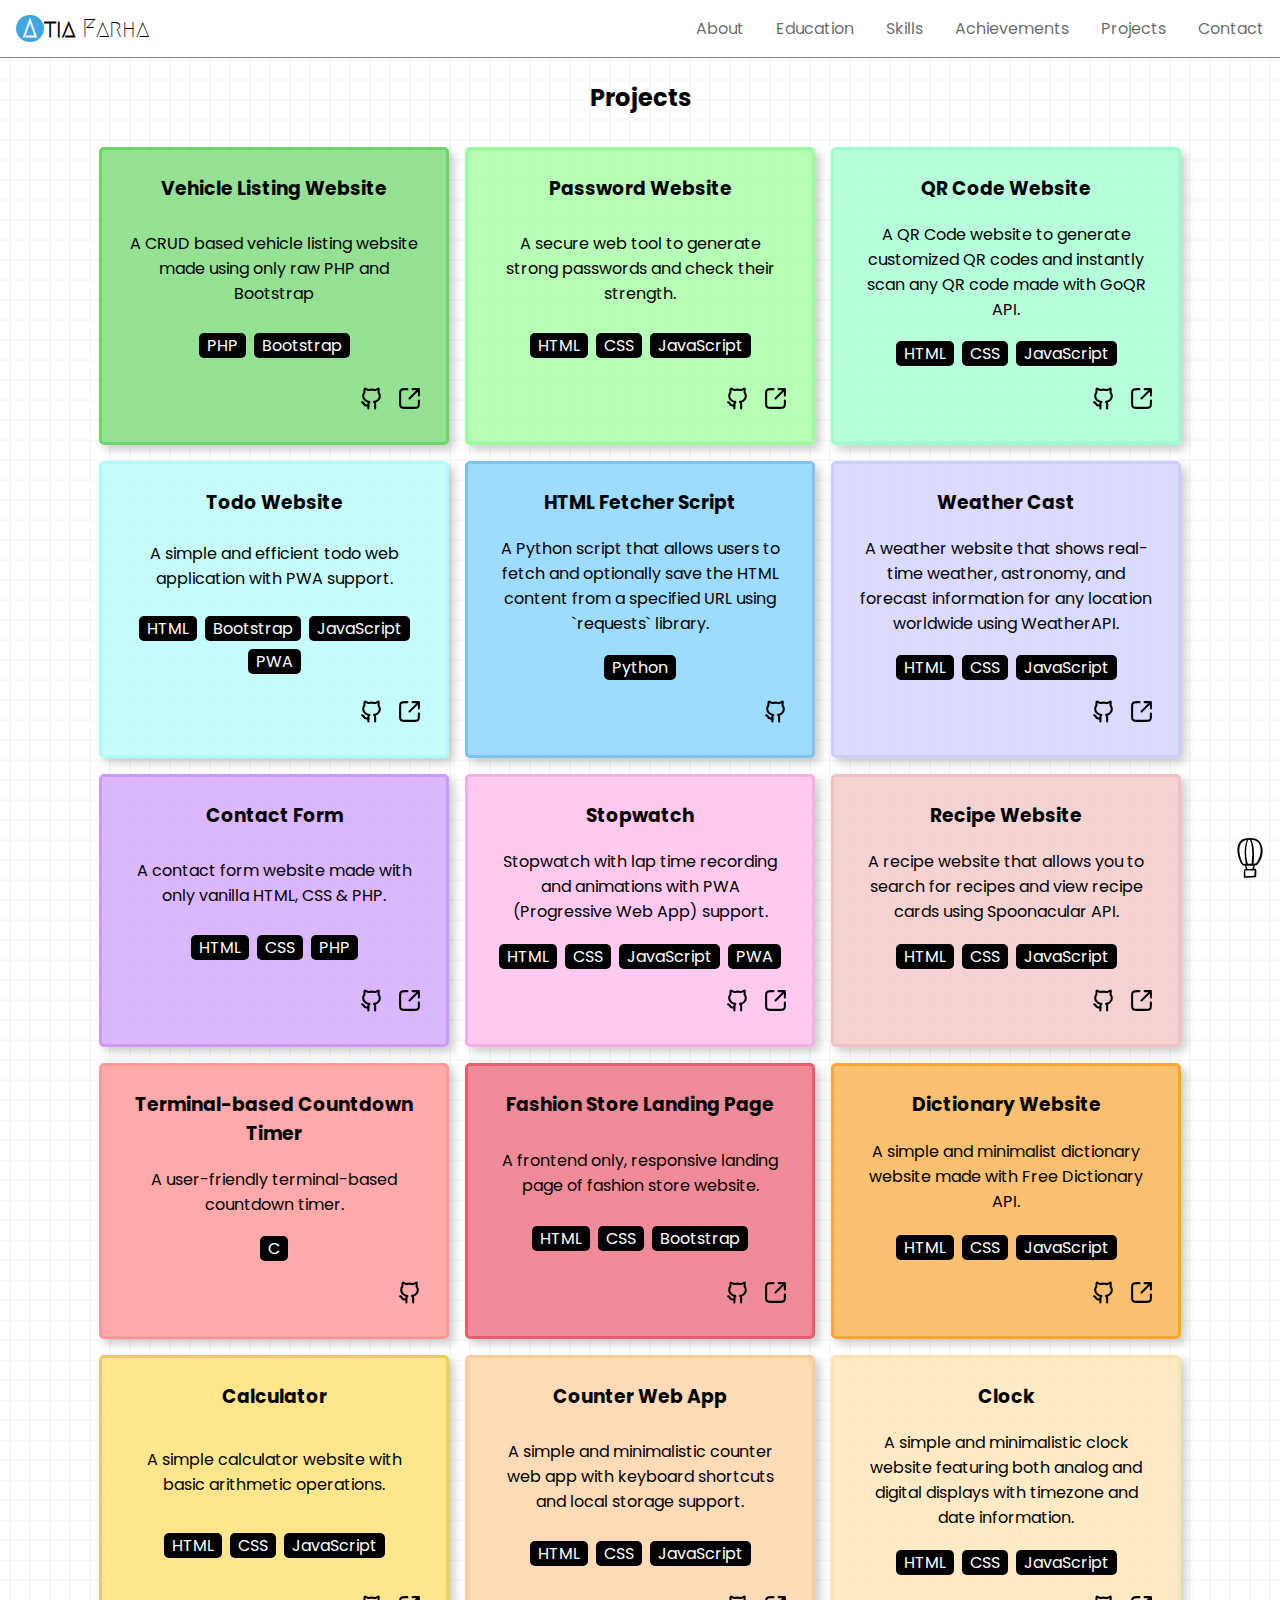
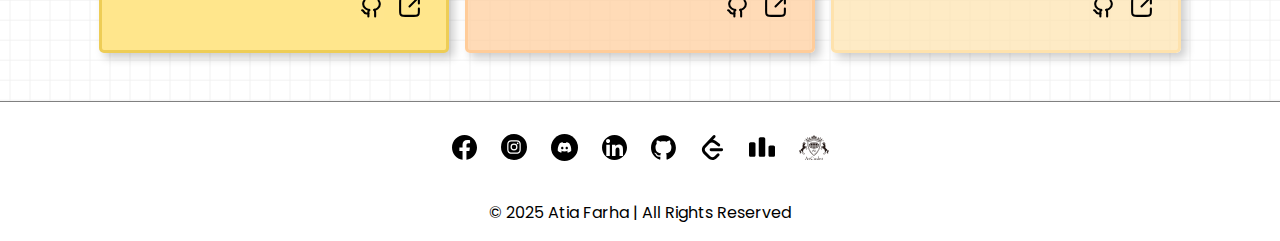
<file: projects.html>
<!DOCTYPE html>
<html lang="en" dir="ltr">

<head>
    <meta charset="utf-8">
    <meta http-equiv="X-UA-Compatible" content="IE=edge">
    <meta name="viewport" content="width=device-width, initial-scale=1.0">

    <title>Projects - Atia Farha's Portfolio</title>
    <meta name="description" content="I'm Atia Farha, an undergraduate CSE student and aspiring Software Engineer passionate about web development. Explore my skills, achievements, projects, and coding journey.">
    <meta name="author" content="Atia Farha">

    <meta property="og:title" content="Projects - Atia Farha's Portfolio">
    <meta property="og:site_name" content="Atia Farha's Portfolio">
    <meta property="og:description" content="I'm Atia Farha, an undergraduate CSE student and aspiring Software Engineer passionate about web development. Explore my skills, achievements, projects, and coding journey.">
    <meta property="og:image" content="/assets/preview.png">
    <meta property="og:image:alt" content="Preview Image of Atia Farha's Portfolio">
    <meta property="og:url" content="https://atia-farha.netlify.app/">
    <meta property="og:type" content="website">

    <meta name="twitter:card" content="summary_large_image">
    <meta name="twitter:title" content="Projects - Atia Farha's Portfolio">
    <meta name="twitter:description" content="I'm Atia Farha, an undergraduate CSE student and aspiring Software Engineer passionate about web development. Explore my skills, achievements, projects, and coding journey.">
    <meta name="twitter:image" content="/assets/preview.png">

    <link rel="icon" type="image/png" href="/assets/favicons/favicon-96x96.png" sizes="96x96">
    <link rel="icon" type="image/svg+xml" href="/assets/favicons/favicon.svg">
    <link rel="shortcut icon" type="image/x-icon" href="/assets/favicons/favicon.ico">
    <link rel="apple-touch-icon" sizes="180x180" href="/assets/favicons/apple-touch-icon.png">
    <meta name="apple-mobile-web-app-title" content="Projects - Atia Farha's Portfolio">
    <meta name="apple-mobile-web-app-capable" content="yes">
    <meta name="apple-mobile-web-app-status-bar-style" content="default">
    <meta name="theme-color" content="#ffffff">

    <link rel="canonical" href="https://atia-farha.netlify.app/">
    <meta name="robots" content="index, follow">
    <meta name="googlebot" content="index, follow, max-snippet:-1, max-image-preview:large, max-video-preview:-1">
    <meta name="bingbot" content="index, follow">

    <link rel="stylesheet" href="/src/css/projects.css">
    <script src="/src/js/script.js" defer></script>
</head>

<body>
    <a class="gotop" href="#top">
        <img src="/assets/gotop.svg" width="40" alt="Go to top">
    </a>

    <header>
        <div class="nav-main">
            <a href="./index.html" class="brand">
                <span class="logo">A</span><span class="part1">tia <span class="part2">Farha</span>
            </a>

            <div class="hamburger" onclick="toggleMenu()">
                <span></span>
                <span></span>
                <span></span>
            </div>
        </div>

        <div class="nav-links">
            <a href="index.html#about">About</a>
            <a href="index.html#education">Education</a>
            <a href="index.html#skills">Skills</a>
            <a href="index.html#achievements">Achievements</a>
            <a href="index.html#projects">Projects</a>
            <a href="index.html#contact">Contact</a>
        </div>
    </header>

    <main class="projects">
        <h2>Projects</h2>

        <div class="project-container">
            <div class="project">
                <h3>Vehicle Listing Website</h3>

                <p>
                    A CRUD based vehicle listing website made using only raw PHP and Bootstrap
                </p>

                <div class="lang">
                    <p>PHP</p>
                    <p>Bootstrap</p>
                </div>

                <div class="link">
                    <a href="https://github.com/Atia-Farha/Vehicle-Listing-Website/" target="_blank">
                        <img src="/assets/github.svg" width="25">
                    </a>

                    <a href="https://vehicle-listing-web.page.gd/" target="_blank">
                        <img src="/assets/link-external.svg" width="25">
                    </a>
                </div>
            </div>

            <div class="project">
                <h3>Password Website</h3>

                <p>
                    A secure web tool to generate strong passwords and check their strength.
                </p>

                <div class="lang">
                    <p>HTML</p>
                    <p>CSS</p>
                    <p>JavaScript</p>
                </div>

                <div class="link">
                    <a href="https://github.com/Atia-Farha/password-website/" target="_blank">
                        <img src="/assets/github.svg" width="25">
                    </a>

                    <a href="https://atia-farha.github.io/password-website/" target="_blank">
                        <img src="/assets/link-external.svg" width="25">
                    </a>
                </div>
            </div>

            <div class="project">
                <h3>QR Code Website</h3>

                <p>
                    A QR Code website to generate customized QR codes and instantly scan any QR code made with GoQR API.
                </p>

                <div class="lang">
                    <p>HTML</p>
                    <p>CSS</p>
                    <p>JavaScript</p>
                </div>

                <div class="link">
                    <a href="https://github.com/Atia-Farha/QR-Code-Website/" target="_blank">
                        <img src="/assets/github.svg" width="25">
                    </a>

                    <a href="https://qr-code-web.pages.dev/" target="_blank">
                        <img src="/assets/link-external.svg" width="25">
                    </a>
                </div>
            </div>

            <div class="project">
                <h3>Todo Website</h3>

                <p>
                    A simple and efficient todo web application with PWA support.
                </p>

                <div class="lang">
                    <p>HTML</p>
                    <p>Bootstrap</p>
                    <p>JavaScript</p>
                    <p>PWA</p>
                </div>

                <div class="link">
                    <a href="https://github.com/Atia-Farha/Todo-Web-App/" target="_blank">
                        <img src="/assets/github.svg" width="25">
                    </a>

                    <a href="https://todo-web-application.pages.dev/" target="_blank">
                        <img src="/assets/link-external.svg" width="25">
                    </a>
                </div>
            </div>

            <div class="project">
                <h3>HTML Fetcher Script</h3>

                <p>
                    A Python script that allows users to fetch and optionally save the HTML content from a specified URL using `requests` library.
                </p>

                <div class="lang">
                    <p>Python</p>
                </div>

                <div class="link">
                    <a href="https://github.com/Atia-Farha/HTML-Fetcher-Script" target="_blank">
                        <img src="/assets/github.svg" width="25">
                    </a>
                </div>
            </div>

            <div class="project">
                <h3>Weather Cast</h3>

                <p>
                    A weather website that shows real-time weather, astronomy, and forecast information for any location worldwide using WeatherAPI.
                </p>

                <div class="lang">
                    <p>HTML</p>
                    <p>CSS</p>
                    <p>JavaScript</p>
                </div>

                <div class="link">
                    <a href="https://github.com/Atia-Farha/Weather-Cast-Website" target="_blank">
                        <img src="/assets/github.svg" width="25">
                    </a>

                    <a href="https://weather-cast.pages.dev/" target="_blank">
                        <img src="/assets/link-external.svg" width="25">
                    </a>
                </div>
            </div>

            <div class="project">
                <h3>Contact Form</h3>

                <p>
                    A contact form website made with only vanilla HTML, CSS & PHP.
                </p>

                <div class="lang">
                    <p>HTML</p>
                    <p>CSS</p>
                    <p>PHP</p>
                </div>

                <div class="link">
                    <a href="https://github.com/Atia-Farha/password-website/" target="_blank">
                        <img src="/assets/github.svg" width="25">
                    </a>

                    <a href="https://contact-form.ct.ws/" target="_blank">
                        <img src="/assets/link-external.svg" width="25">
                    </a>
                </div>
            </div>

            <div class="project">
                <h3>Stopwatch</h3>

                <p>
                    Stopwatch with lap time recording and animations with PWA (Progressive Web App) support.
                </p>

                <div class="lang">
                    <p>HTML</p>
                    <p>CSS</p>
                    <p>JavaScript</p>
                    <p>PWA</p>
                </div>

                <div class="link">
                    <a href="https://github.com/Atia-Farha/stopwatch/" target="_blank">
                        <img src="/assets/github.svg" width="25">
                    </a>

                    <a href="https://atia-farha.github.io/stopwatch/" target="_blank">
                        <img src="/assets/link-external.svg" width="25">
                    </a>
                </div>
            </div>

            <div class="project">
                <h3>Recipe Website</h3>

                <p>
                    A recipe website that allows you to search for recipes and view recipe cards using Spoonacular API.
                </p>

                <div class="lang">
                    <p>HTML</p>
                    <p>CSS</p>
                    <p>JavaScript</p>
                </div>

                <div class="link">
                    <a href="https://github.com/Atia-Farha/Recipe-Site/" target="_blank">
                        <img src="/assets/github.svg" width="25">
                    </a>

                    <a href="https://recipe-site-web.pages.dev/" target="_blank">
                        <img src="/assets/link-external.svg" width="25">
                    </a>
                </div>
            </div>

            <div class="project">
                <h3>Terminal-based Countdown Timer</h3>

                <p>
                    A user-friendly terminal-based countdown timer.
                </p>

                <div class="lang">
                    <p>C</p>
                </div>

                <div class="link">
                    <a href="https://github.com/Atia-Farha/Terminal-based-Countdown-Timer" target="_blank">
                        <img src="/assets/github.svg" width="25">
                    </a>
                </div>
            </div>

            <div class="project">
                <h3>Fashion Store Landing Page</h3>

                <p>
                    A frontend only, responsive landing page of fashion store website.
                </p>

                <div class="lang">
                    <p>HTML</p>
                    <p>CSS</p>
                    <p>Bootstrap</p>
                </div>

                <div class="link">
                    <a href="https://github.com/Atia-Farha/Fashion-Store-Landing-Page/" target="_blank">
                        <img src="/assets/github.svg" width="25">
                    </a>

                    <a href="https://cein.pages.dev/" target="_blank">
                        <img src="/assets/link-external.svg" width="25">
                    </a>
                </div>
            </div>

            <div class="project">
                <h3>Dictionary Website</h3>

                <p>
                    A simple and minimalist dictionary website made with Free Dictionary API.
                </p>

                <div class="lang">
                    <p>HTML</p>
                    <p>CSS</p>
                    <p>JavaScript</p>
                </div>

                <div class="link">
                    <a href="https://github.com/Atia-Farha/Dictionary-Website/" target="_blank">
                        <img src="/assets/github.svg" width="25">
                    </a>

                    <a href="https://atia-farha.github.io/Dictionary-Website/" target="_blank">
                        <img src="/assets/link-external.svg" width="25">
                    </a>
                </div>
            </div>

            <div class="project">
                <h3>Calculator</h3>

                <p>
                    A simple calculator website with basic arithmetic operations.
                </p>

                <div class="lang">
                    <p>HTML</p>
                    <p>CSS</p>
                    <p>JavaScript</p>
                </div>

                <div class="link">
                    <a href="https://github.com/Atia-Farha/Basic-Calculator/" target="_blank">
                        <img src="/assets/github.svg" width="25">
                    </a>

                    <a href="https://atia-farha.github.io/Basic-Calculator/" target="_blank">
                        <img src="/assets/link-external.svg" width="25">
                    </a>
                </div>
            </div>

            <div class="project">
                <h3>Counter Web App</h3>

                <p>
                    A simple and minimalistic counter web app with keyboard shortcuts and local storage support.
                </p>

                <div class="lang">
                    <p>HTML</p>
                    <p>CSS</p>
                    <p>JavaScript</p>
                </div>

                <div class="link">
                    <a href="https://github.com/Atia-Farha/Counter-Web-App/" target="_blank">
                        <img src="/assets/github.svg" width="25">
                    </a>

                    <a href="https://counter-web-app.pages.dev/" target="_blank">
                        <img src="/assets/link-external.svg" width="25">
                    </a>
                </div>
            </div>

            <div class="project">
                <h3>Clock</h3>

                <p>
                    A simple and minimalistic clock website featuring both analog and digital displays with timezone and date information.
                </p>

                <div class="lang">
                    <p>HTML</p>
                    <p>CSS</p>
                    <p>JavaScript</p>
                </div>

                <div class="link">
                    <a href="https://github.com/Atia-Farha/clock/" target="_blank">
                        <img src="/assets/github.svg" width="25">
                    </a>

                    <a href="https://atia-farha.github.io/clock/" target="_blank">
                        <img src="/assets/link-external.svg" width="25">
                    </a>
                </div>
            </div>
        </div>
    </main>

    <footer>
        <div>
            <a href="https://www.facebook.com/Itzz.Atia" class="facebook" target="_blank">
                <svg viewBox="0 0 24 24" role="img" xmlns="http://www.w3.org/2000/svg" width="25" fill="currentColor" aria-label="Facebook icon">
                    <title>Facebook icon</title>
                    <path
                        d="M23.9981 11.9991C23.9981 5.37216 18.626 0 11.9991 0C5.37216 0 0 5.37216 0 11.9991C0 17.9882 4.38789 22.9522 10.1242 23.8524V15.4676H7.07758V11.9991H10.1242V9.35553C10.1242 6.34826 11.9156 4.68714 14.6564 4.68714C15.9692 4.68714 17.3424 4.92149 17.3424 4.92149V7.87439H15.8294C14.3388 7.87439 13.8739 8.79933 13.8739 9.74824V11.9991H17.2018L16.6698 15.4676H13.8739V23.8524C19.6103 22.9522 23.9981 17.9882 23.9981 11.9991Z" />
                </svg>
            </a>

            <a href="https://www.instagram.com/itzz_at_iaaa/" class="instagram" target="_blank">
                <svg viewBox="0 0 19.2 19.2" xmlns="http://www.w3.org/2000/svg" fill="currentColor" width="26" aria-label="Instagram">
                    <path
                        d="M13.498 6.651a1.656 1.656 0 0 0-.95-.949 2.766 2.766 0 0 0-.928-.172c-.527-.024-.685-.03-2.02-.03s-1.493.006-2.02.03a2.766 2.766 0 0 0-.929.172 1.656 1.656 0 0 0-.949.95 2.766 2.766 0 0 0-.172.928c-.024.527-.03.685-.03 2.02s.006 1.493.03 2.02a2.766 2.766 0 0 0 .172.929 1.656 1.656 0 0 0 .95.949 2.766 2.766 0 0 0 .928.172c.527.024.685.029 2.02.029s1.493-.005 2.02-.03a2.766 2.766 0 0 0 .929-.171 1.656 1.656 0 0 0 .949-.95 2.766 2.766 0 0 0 .172-.928c.024-.527.029-.685.029-2.02s-.005-1.493-.03-2.02a2.766 2.766 0 0 0-.171-.929zM9.6 12.168A2.568 2.568 0 1 1 12.168 9.6 2.568 2.568 0 0 1 9.6 12.168zm2.669-4.637a.6.6 0 1 1 .6-.6.6.6 0 0 1-.6.6zM11.267 9.6A1.667 1.667 0 1 1 9.6 7.933 1.667 1.667 0 0 1 11.267 9.6zM9.6 0a9.6 9.6 0 1 0 9.6 9.6A9.6 9.6 0 0 0 9.6 0zm4.97 11.661a3.67 3.67 0 0 1-.233 1.214 2.556 2.556 0 0 1-1.462 1.462 3.67 3.67 0 0 1-1.213.233c-.534.024-.704.03-2.062.03s-1.528-.006-2.062-.03a3.67 3.67 0 0 1-1.213-.233 2.556 2.556 0 0 1-1.462-1.462 3.67 3.67 0 0 1-.233-1.213c-.024-.534-.03-.704-.03-2.062s.006-1.528.03-2.062a3.67 3.67 0 0 1 .232-1.213 2.556 2.556 0 0 1 1.463-1.463 3.67 3.67 0 0 1 1.213-.232c.534-.024.704-.03 2.062-.03s1.528.006 2.062.03a3.67 3.67 0 0 1 1.213.232 2.556 2.556 0 0 1 1.462 1.463 3.67 3.67 0 0 1 .233 1.213c.024.534.03.704.03 2.062s-.006 1.528-.03 2.062z" />
                </svg>
            </a>

            <a href="https://discordapp.com/users/1286032352333791398" class="discord" target="_blank">
                <svg viewBox="0 0 1024 1024" xmlns="http://www.w3.org/2000/svg" width="27" role="img" aria-label="Discord">
                    <circle cx="512" cy="512" r="512" fill="currentColor" />
                    <path
                        d="M689.43 349a422.21 422.21 0 0 0-104.22-32.32 1.58 1.58 0 0 0-1.68.79 294.11 294.11 0 0 0-13 26.66 389.78 389.78 0 0 0-117.05 0 269.75 269.75 0 0 0-13.18-26.66 1.64 1.64 0 0 0-1.68-.79A421 421 0 0 0 334.44 349a1.49 1.49 0 0 0-.69.59c-66.37 99.17-84.55 195.9-75.63 291.41a1.76 1.76 0 0 0 .67 1.2 424.58 424.58 0 0 0 127.85 64.63 1.66 1.66 0 0 0 1.8-.59 303.45 303.45 0 0 0 26.15-42.54 1.62 1.62 0 0 0-.89-2.25 279.6 279.6 0 0 1-39.94-19 1.64 1.64 0 0 1-.16-2.72c2.68-2 5.37-4.1 7.93-6.22a1.58 1.58 0 0 1 1.65-.22c83.79 38.26 174.51 38.26 257.31 0a1.58 1.58 0 0 1 1.68.2c2.56 2.11 5.25 4.23 8 6.24a1.64 1.64 0 0 1-.14 2.72 262.37 262.37 0 0 1-40 19 1.63 1.63 0 0 0-.87 2.28 340.72 340.72 0 0 0 26.13 42.52 1.62 1.62 0 0 0 1.8.61 423.17 423.17 0 0 0 128-64.63 1.64 1.64 0 0 0 .67-1.18c10.68-110.44-17.88-206.38-75.7-291.42a1.3 1.3 0 0 0-.63-.63zM427.09 582.85c-25.23 0-46-23.16-46-51.6s20.38-51.6 46-51.6c25.83 0 46.42 23.36 46 51.6.02 28.44-20.37 51.6-46 51.6zm170.13 0c-25.23 0-46-23.16-46-51.6s20.38-51.6 46-51.6c25.83 0 46.42 23.36 46 51.6.01 28.44-20.17 51.6-46 51.6z"
                        fill="#fff" />
                </svg>
            </a>

            <a href="https://www.linkedin.com/in/atia-farha/" class="linkedin" target="_blank">
                <svg viewBox="0 0 97.75 97.75" xmlns="http://www.w3.org/2000/svg" width="25" fill="currentColor" role="img" aria-label="LinkedIn">
                    <path d="M48.875,0C21.882,0,0,21.882,0,48.875S21.882,97.75,48.875,97.75S97.75,75.868,97.75,48.875S75.868,0,48.875,0z 
            M30.562,81.966h-13.74V37.758h13.74V81.966z 
            M23.695,31.715c-4.404,0-7.969-3.57-7.969-7.968c0.001-4.394,3.565-7.964,7.969-7.964 
            c4.392,0,7.962,3.57,7.962,7.964C31.657,28.146,28.086,31.715,23.695,31.715z 
            M82.023,81.966H68.294V60.467c0-5.127-0.095-11.721-7.142-11.721c-7.146,0-8.245,5.584-8.245,11.35v21.869H39.179V37.758
            h13.178v6.041h0.185c1.835-3.476,6.315-7.14,13-7.14c13.913,0,16.481,9.156,16.481,21.059V81.966z" />
                </svg>
            </a>

            <a href="https://github.com/Atia-Farha" class="github" target="_blank">
                <svg viewBox="0 -3.5 256 256" xmlns="http://www.w3.org/2000/svg" width="25" fill="currentColor" role="img" aria-label="GitHub">
                    <path
                        d="M127.505 0C57.095 0 0 57.085 0 127.505c0 56.336 36.534 104.13 87.196 120.99 6.372 1.18 8.712-2.766 8.712-6.134 0-3.04-.119-13.085-.173-23.739-35.473 7.713-42.958-15.044-42.958-15.044-5.8-14.738-14.157-18.656-14.157-18.656-11.568-7.914.872-7.752.872-7.752 12.804.9 19.546 13.14 19.546 13.14 11.372 19.493 29.828 13.857 37.104 10.6 1.144-8.242 4.449-13.866 8.095-17.05-28.32-3.225-58.092-14.158-58.092-63.014 0-13.92 4.981-25.295 13.138-34.224-1.324-3.212-5.688-16.18 1.235-33.743 0 0 10.707-3.427 35.073 13.07 10.17-2.826 21.078-4.242 31.914-4.29 10.836.048 21.752 1.464 31.942 4.29 24.337-16.497 35.029-13.07 35.029-13.07 6.94 17.563 2.574 30.531 1.25 33.743 8.175 8.929 13.122 20.303 13.122 34.224 0 48.972-29.828 59.756-58.22 62.912 4.573 3.957 8.648 11.717 8.648 23.612 0 17.06-.148 30.791-.148 34.991 0 3.393 2.295 7.369 8.759 6.117 50.634-16.879 87.122-64.656 87.122-120.973C255.009 57.085 197.922 0 127.505 0" />
                    <path
                        d="M47.755 181.634c-.28.633-1.278.823-2.185.389-.925-.416-1.445-1.28-1.145-1.916.275-.652 1.273-.834 2.196-.396.927.415 1.455 1.287 1.134 1.923M54.027 187.23c-.608.564-1.797.302-2.604-.589-.834-.889-.99-2.077-.373-2.65.627-.563 1.78-.3 2.616.59.834.899.996 2.08.36 2.65M58.33 194.39c-.782.543-2.06.034-2.849-1.1-.781-1.133-.781-2.493.017-3.038.792-.545 2.05-.055 2.85 1.07.78 1.153.78 2.513-.019 3.069M65.606 202.683c-.699.77-2.187.564-3.277-.488-1.114-1.028-1.425-2.487-.724-3.258.707-.772 2.204-.555 3.302.488 1.107 1.026 1.445 2.496.7 3.258M75.01 205.483c-.307.998-1.741 1.452-3.185 1.028-1.442-.437-2.386-1.607-2.095-2.616.3-1.005 1.74-1.478 3.195-1.024 1.44.435 2.386 1.596 2.086 2.612M85.714 206.67c.036 1.052-1.189 1.924-2.705 1.943-1.525.033-2.758-.818-2.774-1.852 0-1.062 1.197-1.926 2.721-1.951 1.516-.03 2.758.815 2.758 1.86M96.228 206.267c.182 1.026-.872 2.08-2.377 2.36-1.48.27-2.85-.363-3.039-1.38-.184-1.052.89-2.105 2.367-2.378 1.508-.262 2.857.355 3.049 1.398" />
                </svg>
            </a>

            <a href="https://leetcode.com/u/Atia-Farha/" class="leetcode" target="_blank">
                <svg viewBox="0 0 24 24" xmlns="http://www.w3.org/2000/svg" width="25" fill="currentColor" role="img" aria-label="Leetcode">
                    <path
                        d="M13.483 0a1.374 1.374 0 0 0-.961.438L7.116 6.226l-3.854 4.126a5.266 5.266 0 0 0-1.209 2.104 5.35 5.35 0 0 0-.125.513 5.527 5.527 0 0 0 .062 2.362 5.83 5.83 0 0 0 .349 1.017 5.938 5.938 0 0 0 1.271 1.818l4.277 4.193.039.038c2.248 2.165 5.852 2.133 8.063-.074l2.396-2.392c.54-.54.54-1.414.003-1.955a1.378 1.378 0 0 0-1.951-.003l-2.396 2.392a3.021 3.021 0 0 1-4.205.038l-.02-.019-4.276-4.193c-.652-.64-.972-1.469-.948-2.263a2.68 2.68 0 0 1 .066-.523 2.545 2.545 0 0 1 .619-1.164L9.13 8.114c1.058-1.134 3.204-1.27 4.43-.278l3.501 2.831c.593.48 1.461.387 1.94-.207a1.384 1.384 0 0 0-.207-1.943l-3.5-2.831c-.8-.647-1.766-1.045-2.774-1.202l2.015-2.158A1.384 1.384 0 0 0 13.483 0zm-2.866 12.815a1.38 1.38 0 0 0-1.38 1.382 1.38 1.38 0 0 0 1.38 1.382H20.79a1.38 1.38 0 0 0 1.38-1.382 1.38 1.38 0 0 0-1.38-1.382z" />
                </svg>
            </a>

            <a href="https://codeforces.com/profile/Atia-Farha" class="codeforces" target="_blank">
                <svg viewBox="0 0 24 24" xmlns="http://www.w3.org/2000/svg" width="26" fill="currentColor" role="img" aria-label="Codeforces">
                    <path
                        d="M4.5 7.5C5.328 7.5 6 8.172 6 9v10.5c0 .828-.672 1.5-1.5 1.5h-3C.673 21 0 20.328 0 19.5V9c0-.828.673-1.5 1.5-1.5h3zm9-4.5c.828 0 1.5.672 1.5 1.5v15c0 .828-.672 1.5-1.5 1.5h-3c-.827 0-1.5-.672-1.5-1.5v-15c0-.828.673-1.5 1.5-1.5h3zm9 7.5c.828 0 1.5.672 1.5 1.5v7.5c0 .828-.672 1.5-1.5 1.5h-3c-.828 0-1.5-.672-1.5-1.5V12c0-.828.672-1.5 1.5-1.5h3z" />
                </svg>
            </a>

            <a href="https://atcoder.jp/users/Atia_Farha" target="_blank">
                <img src="/assets/atcoder-icon.svg" width="30" alt="AtCoder icon">
            </a>
        </div>

        <p>&copy; 2025 <a href="https://github.com/atia-farha" target="_blank">Atia Farha</a> | All Rights Reserved</p>
    </footer>
</body>

</html>
</file>
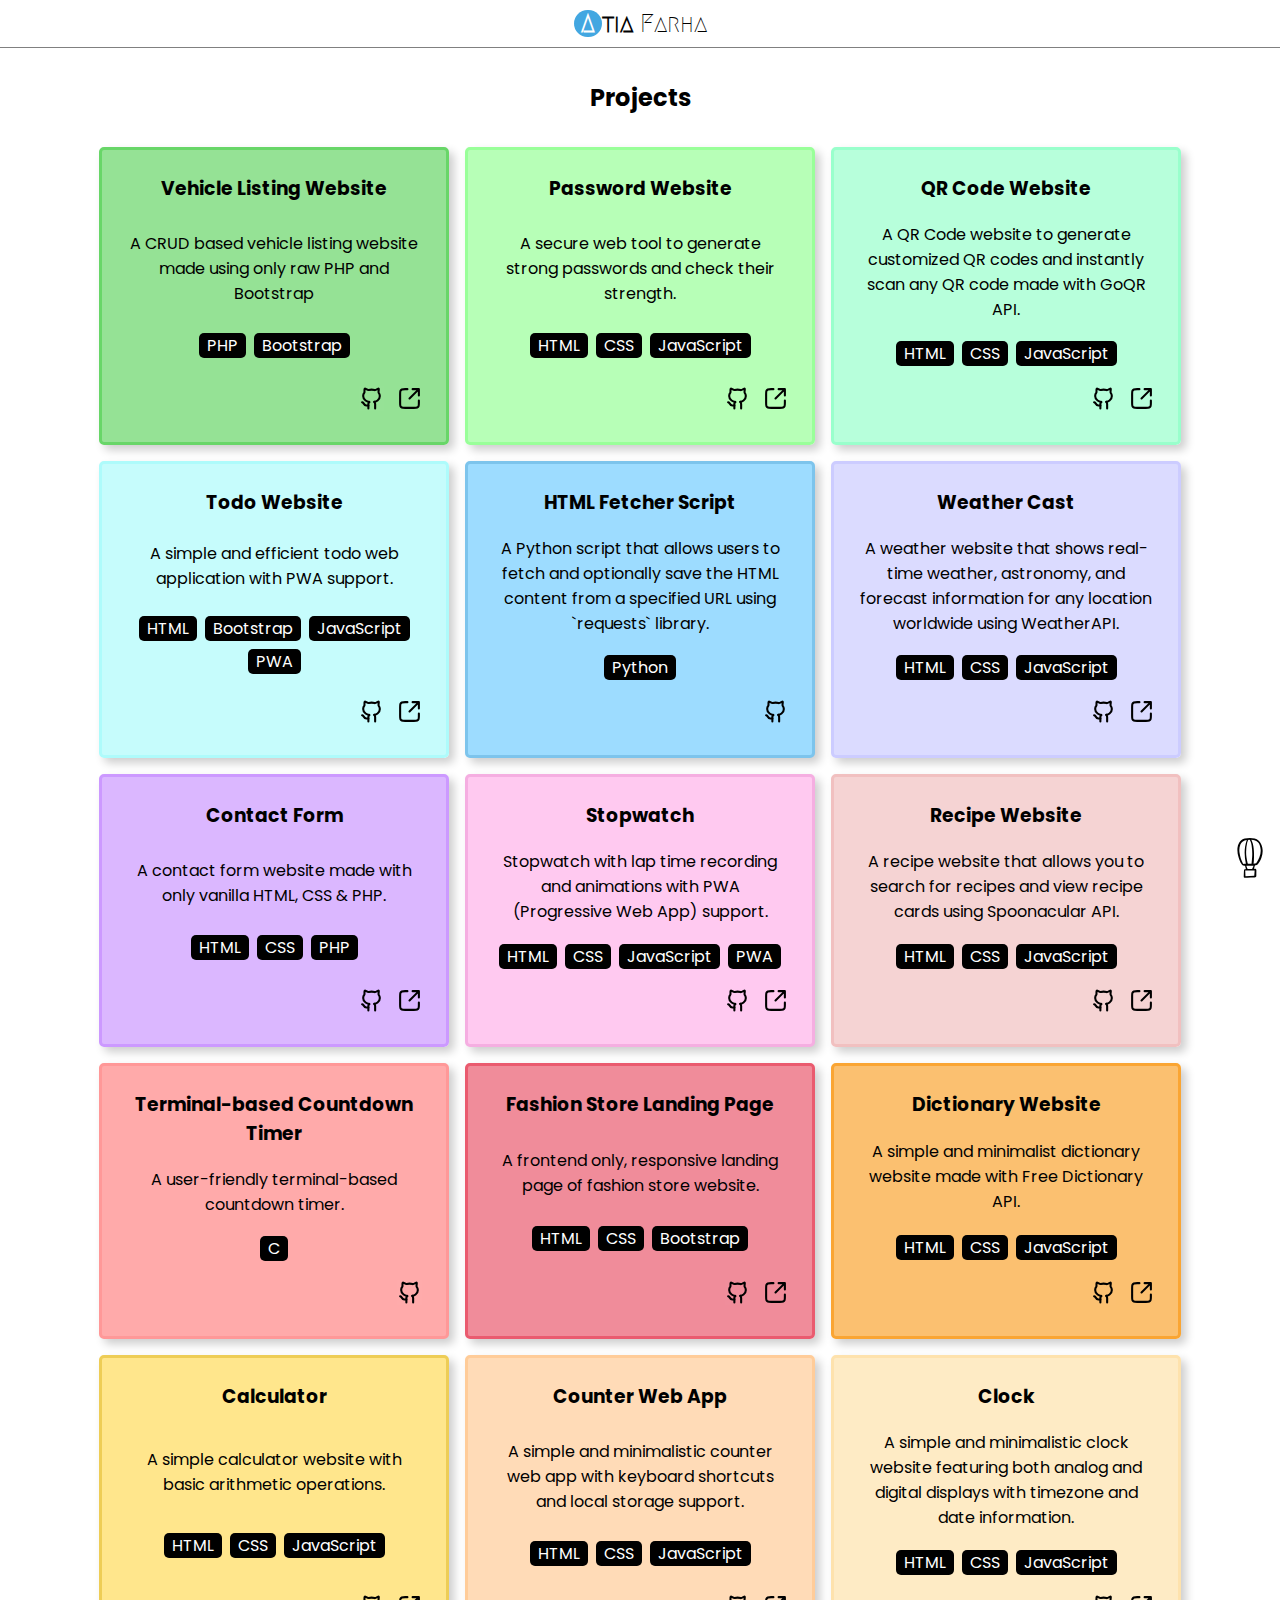
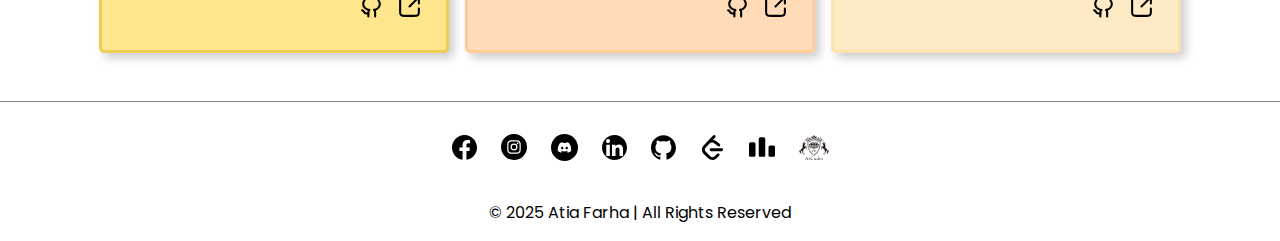
<file: src/projects/projects.html>
<!DOCTYPE html>
<html lang="en" dir="ltr">

<head>
    <meta charset="utf-8">
    <meta http-equiv="X-UA-Compatible" content="IE=edge">
    <meta name="viewport" content="width=device-width, initial-scale=1.0">

    <title>Projects - Atia Farha's Portfolio</title>
    <meta name="description" content="I'm Atia Farha, an undergraduate CSE student and aspiring Software Engineer passionate about web development. Explore my skills, achievements, projects, and coding journey.">
    <meta name="author" content="Atia Farha">

    <meta property="og:title" content="Projects - Atia Farha's Portfolio">
    <meta property="og:site_name" content="Atia Farha's Portfolio">
    <meta property="og:description" content="I'm Atia Farha, an undergraduate CSE student and aspiring Software Engineer passionate about web development. Explore my skills, achievements, projects, and coding journey.">
    <meta property="og:image" content="/assets/preview.png">
    <meta property="og:image:alt" content="Preview Image of Atia Farha's Portfolio">
    <meta property="og:url" content="https://atia-farha.netlify.app/">
    <meta property="og:type" content="website">

    <meta name="twitter:card" content="summary_large_image">
    <meta name="twitter:title" content="Projects - Atia Farha's Portfolio">
    <meta name="twitter:description" content="I'm Atia Farha, an undergraduate CSE student and aspiring Software Engineer passionate about web development. Explore my skills, achievements, projects, and coding journey.">
    <meta name="twitter:image" content="/assets/preview.png">

    <link rel="icon" type="image/png" href="/assets/favicons/favicon-96x96.png" sizes="96x96">
    <link rel="icon" type="image/svg+xml" href="/assets/favicons/favicon.svg">
    <link rel="shortcut icon" type="image/x-icon" href="/assets/favicons/favicon.ico">
    <link rel="apple-touch-icon" sizes="180x180" href="/assets/favicons/apple-touch-icon.png">
    <meta name="apple-mobile-web-app-title" content="Projects - Atia Farha's Portfolio">
    <meta name="apple-mobile-web-app-capable" content="yes">
    <meta name="apple-mobile-web-app-status-bar-style" content="default">
    <meta name="theme-color" content="#ffffff">

    <link rel="canonical" href="https://atia-farha.netlify.app/">
    <meta name="robots" content="index, follow">
    <meta name="googlebot" content="index, follow, max-snippet:-1, max-image-preview:large, max-video-preview:-1">
    <meta name="bingbot" content="index, follow">

    <link rel="stylesheet" href="projects.css">
    <script src="" defer></script>
</head>

<body>
    <a class="gotop" href="#top">
        <img src="/assets/gotop.svg" width="40" alt="Go to top">
    </a>

    <header>
        <a href="/index.html">
            <span class="logo">A</span><span class="part1">tia <span class="part2">Farha</span>
        </a>
    </header>

    <main class="projects">
        <h2>Projects</h2>

        <div class="project-container">
            <div class="project">
                <h3>Vehicle Listing Website</h3>

                <p>
                    A CRUD based vehicle listing website made using only raw PHP and Bootstrap
                </p>

                <div class="lang">
                    <p>PHP</p>
                    <p>Bootstrap</p>
                </div>

                <div class="link">
                    <a href="https://github.com/Atia-Farha/Vehicle-Listing-Website/" target="_blank">
                        <img src="/assets/github.svg" width="25">
                    </a>

                    <a href="https://vehicle-listing-web.page.gd/" target="_blank">
                        <img src="/assets/link-external.svg" width="25">
                    </a>
                </div>
            </div>

            <div class="project">
                <h3>Password Website</h3>

                <p>
                    A secure web tool to generate strong passwords and check their strength.
                </p>

                <div class="lang">
                    <p>HTML</p>
                    <p>CSS</p>
                    <p>JavaScript</p>
                </div>

                <div class="link">
                    <a href="https://github.com/Atia-Farha/password-website/" target="_blank">
                        <img src="/assets/github.svg" width="25">
                    </a>

                    <a href="https://atia-farha.github.io/password-website/" target="_blank">
                        <img src="/assets/link-external.svg" width="25">
                    </a>
                </div>
            </div>

            <div class="project">
                <h3>QR Code Website</h3>

                <p>
                    A QR Code website to generate customized QR codes and instantly scan any QR code made with GoQR API.
                </p>

                <div class="lang">
                    <p>HTML</p>
                    <p>CSS</p>
                    <p>JavaScript</p>
                </div>

                <div class="link">
                    <a href="https://github.com/Atia-Farha/QR-Code-Website/" target="_blank">
                        <img src="/assets/github.svg" width="25">
                    </a>

                    <a href="https://qr-code-web.pages.dev/" target="_blank">
                        <img src="/assets/link-external.svg" width="25">
                    </a>
                </div>
            </div>

            <div class="project">
                <h3>Todo Website</h3>

                <p>
                    A simple and efficient todo web application with PWA support.
                </p>

                <div class="lang">
                    <p>HTML</p>
                    <p>Bootstrap</p>
                    <p>JavaScript</p>
                    <p>PWA</p>
                </div>

                <div class="link">
                    <a href="https://github.com/Atia-Farha/Todo-Web-App/" target="_blank">
                        <img src="/assets/github.svg" width="25">
                    </a>

                    <a href="https://todo-web-application.pages.dev/" target="_blank">
                        <img src="/assets/link-external.svg" width="25">
                    </a>
                </div>
            </div>

            <div class="project">
                <h3>HTML Fetcher Script</h3>

                <p>
                    A Python script that allows users to fetch and optionally save the HTML content from a specified URL using `requests` library.
                </p>

                <div class="lang">
                    <p>Python</p>
                </div>

                <div class="link">
                    <a href="https://github.com/Atia-Farha/HTML-Fetcher-Script" target="_blank">
                        <img src="/assets/github.svg" width="25">
                    </a>
                </div>
            </div>

            <div class="project">
                <h3>Weather Cast</h3>

                <p>
                    A weather website that shows real-time weather, astronomy, and forecast information for any location worldwide using WeatherAPI.
                </p>

                <div class="lang">
                    <p>HTML</p>
                    <p>CSS</p>
                    <p>JavaScript</p>
                </div>

                <div class="link">
                    <a href="https://github.com/Atia-Farha/Weather-Cast-Website" target="_blank">
                        <img src="/assets/github.svg" width="25">
                    </a>

                    <a href="https://weather-cast.pages.dev/" target="_blank">
                        <img src="/assets/link-external.svg" width="25">
                    </a>
                </div>
            </div>

            <div class="project">
                <h3>Contact Form</h3>

                <p>
                    A contact form website made with only vanilla HTML, CSS & PHP.
                </p>

                <div class="lang">
                    <p>HTML</p>
                    <p>CSS</p>
                    <p>PHP</p>
                </div>

                <div class="link">
                    <a href="https://github.com/Atia-Farha/password-website/" target="_blank">
                        <img src="/assets/github.svg" width="25">
                    </a>

                    <a href="https://contact-form.ct.ws/" target="_blank">
                        <img src="/assets/link-external.svg" width="25">
                    </a>
                </div>
            </div>

            <div class="project">
                <h3>Stopwatch</h3>

                <p>
                    Stopwatch with lap time recording and animations with PWA (Progressive Web App) support.
                </p>

                <div class="lang">
                    <p>HTML</p>
                    <p>CSS</p>
                    <p>JavaScript</p>
                    <p>PWA</p>
                </div>

                <div class="link">
                    <a href="https://github.com/Atia-Farha/stopwatch/" target="_blank">
                        <img src="/assets/github.svg" width="25">
                    </a>

                    <a href="https://atia-farha.github.io/stopwatch/" target="_blank">
                        <img src="/assets/link-external.svg" width="25">
                    </a>
                </div>
            </div>

            <div class="project">
                <h3>Recipe Website</h3>

                <p>
                    A recipe website that allows you to search for recipes and view recipe cards using Spoonacular API.
                </p>

                <div class="lang">
                    <p>HTML</p>
                    <p>CSS</p>
                    <p>JavaScript</p>
                </div>

                <div class="link">
                    <a href="https://github.com/Atia-Farha/Recipe-Site/" target="_blank">
                        <img src="/assets/github.svg" width="25">
                    </a>

                    <a href="https://recipe-site-web.pages.dev/" target="_blank">
                        <img src="/assets/link-external.svg" width="25">
                    </a>
                </div>
            </div>

            <div class="project">
                <h3>Terminal-based Countdown Timer</h3>

                <p>
                    A user-friendly terminal-based countdown timer.
                </p>

                <div class="lang">
                    <p>C</p>
                </div>

                <div class="link">
                    <a href="https://github.com/Atia-Farha/Terminal-based-Countdown-Timer" target="_blank">
                        <img src="/assets/github.svg" width="25">
                    </a>
                </div>
            </div>

            <div class="project">
                <h3>Fashion Store Landing Page</h3>

                <p>
                    A frontend only, responsive landing page of fashion store website.
                </p>

                <div class="lang">
                    <p>HTML</p>
                    <p>CSS</p>
                    <p>Bootstrap</p>
                </div>

                <div class="link">
                    <a href="https://github.com/Atia-Farha/Fashion-Store-Landing-Page/" target="_blank">
                        <img src="/assets/github.svg" width="25">
                    </a>

                    <a href="https://cein.pages.dev/" target="_blank">
                        <img src="/assets/link-external.svg" width="25">
                    </a>
                </div>
            </div>

            <div class="project">
                <h3>Dictionary Website</h3>

                <p>
                    A simple and minimalist dictionary website made with Free Dictionary API.
                </p>

                <div class="lang">
                    <p>HTML</p>
                    <p>CSS</p>
                    <p>JavaScript</p>
                </div>

                <div class="link">
                    <a href="https://github.com/Atia-Farha/Dictionary-Website/" target="_blank">
                        <img src="/assets/github.svg" width="25">
                    </a>

                    <a href="https://atia-farha.github.io/Dictionary-Website/" target="_blank">
                        <img src="/assets/link-external.svg" width="25">
                    </a>
                </div>
            </div>

            <div class="project">
                <h3>Calculator</h3>

                <p>
                    A simple calculator website with basic arithmetic operations.
                </p>

                <div class="lang">
                    <p>HTML</p>
                    <p>CSS</p>
                    <p>JavaScript</p>
                </div>

                <div class="link">
                    <a href="https://github.com/Atia-Farha/Basic-Calculator/" target="_blank">
                        <img src="/assets/github.svg" width="25">
                    </a>

                    <a href="https://atia-farha.github.io/Basic-Calculator/" target="_blank">
                        <img src="/assets/link-external.svg" width="25">
                    </a>
                </div>
            </div>

            <div class="project">
                <h3>Counter Web App</h3>

                <p>
                    A simple and minimalistic counter web app with keyboard shortcuts and local storage support.
                </p>

                <div class="lang">
                    <p>HTML</p>
                    <p>CSS</p>
                    <p>JavaScript</p>
                </div>

                <div class="link">
                    <a href="https://github.com/Atia-Farha/Counter-Web-App/" target="_blank">
                        <img src="/assets/github.svg" width="25">
                    </a>

                    <a href="https://counter-web-app.pages.dev/" target="_blank">
                        <img src="/assets/link-external.svg" width="25">
                    </a>
                </div>
            </div>

            <div class="project">
                <h3>Clock</h3>

                <p>
                    A simple and minimalistic clock website featuring both analog and digital displays with timezone and date information.
                </p>

                <div class="lang">
                    <p>HTML</p>
                    <p>CSS</p>
                    <p>JavaScript</p>
                </div>

                <div class="link">
                    <a href="https://github.com/Atia-Farha/clock/" target="_blank">
                        <img src="/assets/github.svg" width="25">
                    </a>

                    <a href="https://atia-farha.github.io/clock/" target="_blank">
                        <img src="/assets/link-external.svg" width="25">
                    </a>
                </div>
            </div>
        </div>
    </main>

    <footer>
        <div>
            <a href="https://www.facebook.com/Itzz.Atia" class="facebook" target="_blank">
                <svg viewBox="0 0 24 24" role="img" xmlns="http://www.w3.org/2000/svg" width="25" fill="currentColor" aria-label="Facebook icon">
                    <title>Facebook icon</title>
                    <path
                        d="M23.9981 11.9991C23.9981 5.37216 18.626 0 11.9991 0C5.37216 0 0 5.37216 0 11.9991C0 17.9882 4.38789 22.9522 10.1242 23.8524V15.4676H7.07758V11.9991H10.1242V9.35553C10.1242 6.34826 11.9156 4.68714 14.6564 4.68714C15.9692 4.68714 17.3424 4.92149 17.3424 4.92149V7.87439H15.8294C14.3388 7.87439 13.8739 8.79933 13.8739 9.74824V11.9991H17.2018L16.6698 15.4676H13.8739V23.8524C19.6103 22.9522 23.9981 17.9882 23.9981 11.9991Z" />
                </svg>
            </a>

            <a href="https://www.instagram.com/itzz_at_iaaa/" class="instagram" target="_blank">
                <svg viewBox="0 0 19.2 19.2" xmlns="http://www.w3.org/2000/svg" fill="currentColor" width="26" aria-label="Instagram">
                    <path
                        d="M13.498 6.651a1.656 1.656 0 0 0-.95-.949 2.766 2.766 0 0 0-.928-.172c-.527-.024-.685-.03-2.02-.03s-1.493.006-2.02.03a2.766 2.766 0 0 0-.929.172 1.656 1.656 0 0 0-.949.95 2.766 2.766 0 0 0-.172.928c-.024.527-.03.685-.03 2.02s.006 1.493.03 2.02a2.766 2.766 0 0 0 .172.929 1.656 1.656 0 0 0 .95.949 2.766 2.766 0 0 0 .928.172c.527.024.685.029 2.02.029s1.493-.005 2.02-.03a2.766 2.766 0 0 0 .929-.171 1.656 1.656 0 0 0 .949-.95 2.766 2.766 0 0 0 .172-.928c.024-.527.029-.685.029-2.02s-.005-1.493-.03-2.02a2.766 2.766 0 0 0-.171-.929zM9.6 12.168A2.568 2.568 0 1 1 12.168 9.6 2.568 2.568 0 0 1 9.6 12.168zm2.669-4.637a.6.6 0 1 1 .6-.6.6.6 0 0 1-.6.6zM11.267 9.6A1.667 1.667 0 1 1 9.6 7.933 1.667 1.667 0 0 1 11.267 9.6zM9.6 0a9.6 9.6 0 1 0 9.6 9.6A9.6 9.6 0 0 0 9.6 0zm4.97 11.661a3.67 3.67 0 0 1-.233 1.214 2.556 2.556 0 0 1-1.462 1.462 3.67 3.67 0 0 1-1.213.233c-.534.024-.704.03-2.062.03s-1.528-.006-2.062-.03a3.67 3.67 0 0 1-1.213-.233 2.556 2.556 0 0 1-1.462-1.462 3.67 3.67 0 0 1-.233-1.213c-.024-.534-.03-.704-.03-2.062s.006-1.528.03-2.062a3.67 3.67 0 0 1 .232-1.213 2.556 2.556 0 0 1 1.463-1.463 3.67 3.67 0 0 1 1.213-.232c.534-.024.704-.03 2.062-.03s1.528.006 2.062.03a3.67 3.67 0 0 1 1.213.232 2.556 2.556 0 0 1 1.462 1.463 3.67 3.67 0 0 1 .233 1.213c.024.534.03.704.03 2.062s-.006 1.528-.03 2.062z" />
                </svg>
            </a>

            <a href="https://discordapp.com/users/1286032352333791398" class="discord" target="_blank">
                <svg viewBox="0 0 1024 1024" xmlns="http://www.w3.org/2000/svg" width="27" role="img" aria-label="Discord">
                    <circle cx="512" cy="512" r="512" fill="currentColor" />
                    <path
                        d="M689.43 349a422.21 422.21 0 0 0-104.22-32.32 1.58 1.58 0 0 0-1.68.79 294.11 294.11 0 0 0-13 26.66 389.78 389.78 0 0 0-117.05 0 269.75 269.75 0 0 0-13.18-26.66 1.64 1.64 0 0 0-1.68-.79A421 421 0 0 0 334.44 349a1.49 1.49 0 0 0-.69.59c-66.37 99.17-84.55 195.9-75.63 291.41a1.76 1.76 0 0 0 .67 1.2 424.58 424.58 0 0 0 127.85 64.63 1.66 1.66 0 0 0 1.8-.59 303.45 303.45 0 0 0 26.15-42.54 1.62 1.62 0 0 0-.89-2.25 279.6 279.6 0 0 1-39.94-19 1.64 1.64 0 0 1-.16-2.72c2.68-2 5.37-4.1 7.93-6.22a1.58 1.58 0 0 1 1.65-.22c83.79 38.26 174.51 38.26 257.31 0a1.58 1.58 0 0 1 1.68.2c2.56 2.11 5.25 4.23 8 6.24a1.64 1.64 0 0 1-.14 2.72 262.37 262.37 0 0 1-40 19 1.63 1.63 0 0 0-.87 2.28 340.72 340.72 0 0 0 26.13 42.52 1.62 1.62 0 0 0 1.8.61 423.17 423.17 0 0 0 128-64.63 1.64 1.64 0 0 0 .67-1.18c10.68-110.44-17.88-206.38-75.7-291.42a1.3 1.3 0 0 0-.63-.63zM427.09 582.85c-25.23 0-46-23.16-46-51.6s20.38-51.6 46-51.6c25.83 0 46.42 23.36 46 51.6.02 28.44-20.37 51.6-46 51.6zm170.13 0c-25.23 0-46-23.16-46-51.6s20.38-51.6 46-51.6c25.83 0 46.42 23.36 46 51.6.01 28.44-20.17 51.6-46 51.6z"
                        fill="#fff" />
                </svg>
            </a>

            <a href="https://www.linkedin.com/in/atia-farha/" class="linkedin" target="_blank">
                <svg viewBox="0 0 97.75 97.75" xmlns="http://www.w3.org/2000/svg" width="25" fill="currentColor" role="img" aria-label="LinkedIn">
                    <path d="M48.875,0C21.882,0,0,21.882,0,48.875S21.882,97.75,48.875,97.75S97.75,75.868,97.75,48.875S75.868,0,48.875,0z 
            M30.562,81.966h-13.74V37.758h13.74V81.966z 
            M23.695,31.715c-4.404,0-7.969-3.57-7.969-7.968c0.001-4.394,3.565-7.964,7.969-7.964 
            c4.392,0,7.962,3.57,7.962,7.964C31.657,28.146,28.086,31.715,23.695,31.715z 
            M82.023,81.966H68.294V60.467c0-5.127-0.095-11.721-7.142-11.721c-7.146,0-8.245,5.584-8.245,11.35v21.869H39.179V37.758
            h13.178v6.041h0.185c1.835-3.476,6.315-7.14,13-7.14c13.913,0,16.481,9.156,16.481,21.059V81.966z" />
                </svg>
            </a>

            <a href="https://github.com/Atia-Farha" class="github" target="_blank">
                <svg viewBox="0 -3.5 256 256" xmlns="http://www.w3.org/2000/svg" width="25" fill="currentColor" role="img" aria-label="GitHub">
                    <path
                        d="M127.505 0C57.095 0 0 57.085 0 127.505c0 56.336 36.534 104.13 87.196 120.99 6.372 1.18 8.712-2.766 8.712-6.134 0-3.04-.119-13.085-.173-23.739-35.473 7.713-42.958-15.044-42.958-15.044-5.8-14.738-14.157-18.656-14.157-18.656-11.568-7.914.872-7.752.872-7.752 12.804.9 19.546 13.14 19.546 13.14 11.372 19.493 29.828 13.857 37.104 10.6 1.144-8.242 4.449-13.866 8.095-17.05-28.32-3.225-58.092-14.158-58.092-63.014 0-13.92 4.981-25.295 13.138-34.224-1.324-3.212-5.688-16.18 1.235-33.743 0 0 10.707-3.427 35.073 13.07 10.17-2.826 21.078-4.242 31.914-4.29 10.836.048 21.752 1.464 31.942 4.29 24.337-16.497 35.029-13.07 35.029-13.07 6.94 17.563 2.574 30.531 1.25 33.743 8.175 8.929 13.122 20.303 13.122 34.224 0 48.972-29.828 59.756-58.22 62.912 4.573 3.957 8.648 11.717 8.648 23.612 0 17.06-.148 30.791-.148 34.991 0 3.393 2.295 7.369 8.759 6.117 50.634-16.879 87.122-64.656 87.122-120.973C255.009 57.085 197.922 0 127.505 0" />
                    <path
                        d="M47.755 181.634c-.28.633-1.278.823-2.185.389-.925-.416-1.445-1.28-1.145-1.916.275-.652 1.273-.834 2.196-.396.927.415 1.455 1.287 1.134 1.923M54.027 187.23c-.608.564-1.797.302-2.604-.589-.834-.889-.99-2.077-.373-2.65.627-.563 1.78-.3 2.616.59.834.899.996 2.08.36 2.65M58.33 194.39c-.782.543-2.06.034-2.849-1.1-.781-1.133-.781-2.493.017-3.038.792-.545 2.05-.055 2.85 1.07.78 1.153.78 2.513-.019 3.069M65.606 202.683c-.699.77-2.187.564-3.277-.488-1.114-1.028-1.425-2.487-.724-3.258.707-.772 2.204-.555 3.302.488 1.107 1.026 1.445 2.496.7 3.258M75.01 205.483c-.307.998-1.741 1.452-3.185 1.028-1.442-.437-2.386-1.607-2.095-2.616.3-1.005 1.74-1.478 3.195-1.024 1.44.435 2.386 1.596 2.086 2.612M85.714 206.67c.036 1.052-1.189 1.924-2.705 1.943-1.525.033-2.758-.818-2.774-1.852 0-1.062 1.197-1.926 2.721-1.951 1.516-.03 2.758.815 2.758 1.86M96.228 206.267c.182 1.026-.872 2.08-2.377 2.36-1.48.27-2.85-.363-3.039-1.38-.184-1.052.89-2.105 2.367-2.378 1.508-.262 2.857.355 3.049 1.398" />
                </svg>
            </a>

            <a href="https://leetcode.com/u/Atia-Farha/" class="leetcode" target="_blank">
                <svg viewBox="0 0 24 24" xmlns="http://www.w3.org/2000/svg" width="25" fill="currentColor" role="img" aria-label="Leetcode">
                    <path
                        d="M13.483 0a1.374 1.374 0 0 0-.961.438L7.116 6.226l-3.854 4.126a5.266 5.266 0 0 0-1.209 2.104 5.35 5.35 0 0 0-.125.513 5.527 5.527 0 0 0 .062 2.362 5.83 5.83 0 0 0 .349 1.017 5.938 5.938 0 0 0 1.271 1.818l4.277 4.193.039.038c2.248 2.165 5.852 2.133 8.063-.074l2.396-2.392c.54-.54.54-1.414.003-1.955a1.378 1.378 0 0 0-1.951-.003l-2.396 2.392a3.021 3.021 0 0 1-4.205.038l-.02-.019-4.276-4.193c-.652-.64-.972-1.469-.948-2.263a2.68 2.68 0 0 1 .066-.523 2.545 2.545 0 0 1 .619-1.164L9.13 8.114c1.058-1.134 3.204-1.27 4.43-.278l3.501 2.831c.593.48 1.461.387 1.94-.207a1.384 1.384 0 0 0-.207-1.943l-3.5-2.831c-.8-.647-1.766-1.045-2.774-1.202l2.015-2.158A1.384 1.384 0 0 0 13.483 0zm-2.866 12.815a1.38 1.38 0 0 0-1.38 1.382 1.38 1.38 0 0 0 1.38 1.382H20.79a1.38 1.38 0 0 0 1.38-1.382 1.38 1.38 0 0 0-1.38-1.382z" />
                </svg>
            </a>

            <a href="https://codeforces.com/profile/Atia-Farha" class="codeforces" target="_blank">
                <svg viewBox="0 0 24 24" xmlns="http://www.w3.org/2000/svg" width="26" fill="currentColor" role="img" aria-label="Codeforces">
                    <path
                        d="M4.5 7.5C5.328 7.5 6 8.172 6 9v10.5c0 .828-.672 1.5-1.5 1.5h-3C.673 21 0 20.328 0 19.5V9c0-.828.673-1.5 1.5-1.5h3zm9-4.5c.828 0 1.5.672 1.5 1.5v15c0 .828-.672 1.5-1.5 1.5h-3c-.827 0-1.5-.672-1.5-1.5v-15c0-.828.673-1.5 1.5-1.5h3zm9 7.5c.828 0 1.5.672 1.5 1.5v7.5c0 .828-.672 1.5-1.5 1.5h-3c-.828 0-1.5-.672-1.5-1.5V12c0-.828.672-1.5 1.5-1.5h3z" />
                </svg>
            </a>

            <a href="https://atcoder.jp/users/Atia_Farha" target="_blank">
                <img src="/assets/atcoder-icon.svg" width="30" alt="AtCoder icon">
            </a>
        </div>

        <p>&copy; 2025 <a href="https://github.com/atia-farha" target="_blank">Atia Farha</a> | All Rights Reserved</p>
    </footer>
</body>

</html>
</file>
<file: src/css/projects.css>
@import url('https://fonts.googleapis.com/css2?family=Caveat&family=Megrim&family=Poppins:wght@400;700&display=swap');

* {
    margin: 0;
    padding: 0;
    outline: none;
    user-select: none;
    -webkit-user-select: none;
    -webkit-tap-highlight-color: transparent;
    box-sizing: border-box;
    scroll-behavior: smooth;
}

::-webkit-scrollbar {
    display: none;
}

body {
    width: 100%;
    min-height: 100vh;
    font-family: 'Poppins', sans-serif;
    text-align: center;
    display: flex;
    flex-direction: column;
    justify-content: center;
    align-items: center;
    cursor: url('data:image/svg+xml;utf8, <svg xmlns="http://www.w3.org/2000/svg" width="32" height="32" viewBox="0 0 82 84" fill="none" > <path d="M41.5816 1.21606C39.7862 5.82482 40.3852 10.0977 40.5593 14.9633C40.7854 21.2812 40.9774 27.5593 41.4363 33.8661" stroke="%23000000" stroke-width="1.9" stroke-linecap="round" fill="%23000000" /> <path d="M41.0651 45.1798C39.7505 51.5096 40.3418 57.6794 40.8893 64.0791C41.4093 70.1568 42.1389 76.2117 42.8566 82.2682" stroke="%23000000" stroke-width="1.9" stroke-linecap="round" fill="%23000000" /> <path d="M1.13413 46.6647C5.16696 44.8703 8.96881 44.7974 13.3092 44.5029C19.8761 44.0572 26.2025 43.2089 32.656 41.952" stroke="%23000000" stroke-width="1.9" stroke-linecap="round" fill="%23000000" /> <path d="M47.2629 40.0959C58.4139 39.3819 69.3895 37.5305 80.4472 35.9965" stroke="%23000000" stroke-width="1.9" stroke-linecap="round" fill="%23000000" /> <path d="M49.3429 34.6508L52.917 28.1667" stroke="%23000000" stroke-width="1.9" stroke-linecap="round" fill="%23000000" /> <path d="M32.9786 50.3504L28.6387 54.6391" stroke="%23000000" stroke-width="1.9" stroke-linecap="round" fill="%23000000" /> <path d="M52.6361 48.6656L56.9506 51.5758" stroke="%23000000" stroke-width="1.9" stroke-linecap="round" fill="%23000000" /> <path d="M31.549 30.8471C26.8741 29.4323 22.7143 27.3543 18.2738 25.3586" stroke="%23000000" stroke-width="1.9" stroke-linecap="round" fill="%23000000" /> </svg>') 20 20, auto;
}

a {
    color: black;
    text-decoration: none;
}

.gotop {
    position: fixed;
    bottom: 15px;
    right: 5px;
    z-index: 99;
    padding: 0.3em 0.3em 0;
    transition: transform 0.4s ease;
    -webkit-transition: transform 0.4s ease;
    -moz-transition: transform 0.4s ease;
    -ms-transition: transform 0.4s ease;
    -o-transition: transform 0.4s ease;
}

.gotop:active {
    transform: scale(0.8);
    -webkit-transform: scale(0.8);
    -moz-transform: scale(0.8);
    -ms-transform: scale(0.8);
    -o-transform: scale(0.8);
}

header {
    position: fixed;
    top: 0;
    z-index: 100;
    width: 100%;
    padding-left: 1em;
    background-color: white;
    border-bottom: 1px ridge gray;
    display: flex;
    justify-content: space-between;
    align-items: center;
    text-align: center;
}

.nav-main {
    width: 100%;
    display: flex;
    justify-content: space-between;
    align-items: center;
    gap: 1.5em;
}

.brand {
    font-size: 25px;
    text-decoration: none;
    font-family: 'Megrim', cursive;
}

.logo {
    font-family: 'Megrim', cursive;
    background: #42a7e1;
    padding: 0px 7px 0px 7px;
    border-radius: 30px;
    color: white;
    font-weight: 900;
}

.part1 {
    color: black;
    font-weight: 900;
}

.part2 {
    color: black;
    font-weight: 300;
}

.hamburger {
    width: 25px;
    display: none;
    flex-direction: column;
    justify-content: space-between;
    gap: 5px;
    cursor: pointer;
}

.hamburger span {
    display: block;
    height: 2px;
    background: rgba(0, 0, 0, 0.5);
    border-radius: 3px;
    transition: 0.3s;
}

.hamburger.active span:nth-child(1) {
    transform: rotate(45deg) translate(5px, 5px);
    -webkit-transform: rotate(45deg) translate(5px, 5px);
    -moz-transform: rotate(45deg) translate(5px, 5px);
    -ms-transform: rotate(45deg) translate(5px, 5px);
    -o-transform: rotate(45deg) translate(5px, 5px);
}

.hamburger.active span:nth-child(2) {
    opacity: 0;
}

.hamburger.active span:nth-child(3) {
    transform: rotate(-45deg) translate(5px, -5px);
}

.nav-links {
    display: flex;
    justify-content: center;
    align-items: center;
    text-align: center;
}

.nav-links a {
    padding: 1em;
    color: rgba(0, 0, 0, 0.6);
    transition: background-color 0.7s ease, color 0.7s ease;
    -webkit-transition: background-color 0.7s ease, color 0.7s ease;
    -moz-transition: background-color 0.7s ease, color 0.7s ease;
    -ms-transition: background-color 0.7s ease, color 0.7s ease;
    -o-transition: background-color 0.7s ease, color 0.7s ease;
}

.nav-links a:hover {
    color: black;
    background-color: rgba(0, 0, 0, 0.05);
}

.nav-links a:active {
    background-color: rgba(0, 0, 0, 0.2);
}

.projects {
    flex-grow: 1;
    width: 100%;
    max-width: 1600px;
    padding: 5em 2em 3em;
    background-image: url("data:image/svg+xml,<svg id='patternId' width='100%' height='100%' xmlns='http://www.w3.org/2000/svg'><defs><pattern id='a' patternUnits='userSpaceOnUse' width='20' height='20' patternTransform='scale(1) rotate(0)'><rect x='0' y='0' width='100%' height='100%' fill='%23ffffffff'/><path d='M 10,-2.55e-7 V 20 Z M -1.1677362e-8,10 H 20 Z'  stroke-width='0.5' stroke='%23edededff' fill='none'/></pattern></defs><rect width='800%' height='800%' transform='translate(0,-10)' fill='url(%23a)'/></svg>");
    display: flex;
    flex-direction: column;
    align-items: center;
    gap: 2em;
    text-align: center;
}

.project-container {
    width: 100%;
    display: grid;
    grid-template-columns: repeat(auto-fill, minmax(300px, auto));
    justify-content: center;
    gap: 1em;
    text-align: center;
}

.project {
    max-width: 350px;
    padding: 1.5em;
    border-radius: 5px;
    box-shadow: 5px 5px 10px rgba(0, 0, 0, 0.2);
    display: flex;
    flex-direction: column;
    justify-content: space-between;
    align-items: center;
    gap: 1.2em;
    text-align: center;
    -webkit-border-radius: 5px;
    -moz-border-radius: 5px;
    -ms-border-radius: 5px;
    -o-border-radius: 5px;
}

.project:nth-child(1) {
    background-color: rgba(104, 214, 104, 0.7);
    border: 3px solid rgba(104, 214, 104);
}

.project:nth-child(2) {
    background-color: rgba(153, 255, 153, 0.7);
    border: 3px solid rgb(153, 255, 153);
}

.project:nth-child(3) {
    background-color: rgba(153, 255, 204, 0.7);
    border: 3px solid rgb(153, 255, 204);
}

.project:nth-child(4) {
    background-color: rgba(174, 251, 251, 0.7);
    border: 3px solid rgb(174, 251, 251);
}

.project:nth-child(5) {
    background-color: #9DDCFF;
    border: 3px solid #7dc4ec;
}

.project:nth-child(6) {
    background-color: rgba(204, 204, 255, 0.7);
    border: 3px solid rgb(204, 204, 255);
}

.project:nth-child(7) {
    background-color: rgba(204, 153, 255, 0.7);
    border: 3px solid rgb(204, 153, 255);
}

.project:nth-child(8) {
    background-color: #ffc9f0;
    border: 3px solid #f5aee1;
}

.project:nth-child(9) {
    background-color: rgba(241, 192, 192, 0.7);
    border: 3px solid rgb(241, 192, 192);
}

.project:nth-child(10) {
    background-color: #FFAAAA;
    border: 3px solid #FF9898;
}

.project:nth-child(11) {
    background-color: rgba(234, 91, 111, 0.7);
    border: 3px solid rgb(234, 91, 111);
}

.project:nth-child(12) {
    background-color: rgba(250, 165, 51, 0.7);
    border: 3px solid rgb(250, 165, 51);
}

.project:nth-child(13) {
    background-color: #FFE68C;
    border: 3px solid #EECD56;
}

.project:nth-child(14) {
    background-color: rgba(255, 204, 153, 0.7);
    border: 3px solid rgb(255, 204, 153);
}

.project:nth-child(15) {
    background-color: rgba(254, 226, 173, 0.7);
    border: 3px solid rgb(254, 226, 173);
}

.lang {
    width: 100%;
    display: flex;
    justify-content: center;
    align-items: center;
    flex-wrap: wrap;
    gap: 0.5em;
}

.lang p {
    background-color: black;
    color: white;
    padding: 0 0.5em;
    border-radius: 5px;
    -webkit-border-radius: 5px;
    -moz-border-radius: 5px;
    -ms-border-radius: 5px;
    -o-border-radius: 5px;
}

.link {
    width: 100%;
    display: flex;
    justify-content: flex-end;
    align-items: center;
    gap: 0.8em;
}

.link a {
    transition: transform 0.4s ease;
    -webkit-transition: transform 0.4s ease;
    -moz-transition: transform 0.4s ease;
    -ms-transition: transform 0.4s ease;
    -o-transition: transform 0.4s ease;
}

.link a:hover {
    transform: scale(0.9);
    -webkit-transform: scale(0.9);
    -moz-transform: scale(0.9);
    -ms-transform: scale(0.9);
    -o-transform: scale(0.9);
}

footer {
    width: 100%;
    padding: 2em 1em 1em;
    border-top: 1px ridge gray;
    display: flex;
    flex-direction: column;
    justify-content: center;
    align-items: center;
    flex-wrap: wrap;
    gap: 2em;
    text-align: center;
}

footer div {
    width: 100%;
    max-width: 1600px;
    display: flex;
    justify-content: center;
    align-items: center;
    flex-wrap: wrap;
    gap: 1.5em;
    text-align: center;
}

footer div a {
    transition: all 0.4s ease;
    -webkit-transition: all 0.4s ease;
    -moz-transition: all 0.4s ease;
    -ms-transition: all 0.4s ease;
    -o-transition: all 0.4s ease;
}

footer div a:hover {
    transform: scale(1.2);
    -webkit-transform: scale(1.2);
    -moz-transform: scale(1.2);
    -ms-transform: scale(1.2);
    -o-transform: scale(1.2);
}

footer div a svg {
    transition: all 0.4s ease;
    -webkit-transition: all 0.4s ease;
    -moz-transition: all 0.4s ease;
    -ms-transition: all 0.4s ease;
    -o-transition: all 0.4s ease;
}

.facebook svg {
    color: #000000;
}

.facebook:hover svg {
    color: #0866FF;
}

.instagram svg {
    color: #000000;
}

.instagram:hover svg {
    color: #FE0464;
}

.discord circle {
    color: #000000;
}

.discord:hover circle {
    color: #5966F1;
}

.linkedin svg {
    color: #000000;
}

.linkedin:hover svg {
    color: #0A66C2;
}

.github svg {
    color: #000000;
}

.github:hover svg {
    color: #24292E;
}

.leetcode svg {
    color: #000000;
}

.leetcode:hover svg {
    color: #FFA116;
}

.codeforces svg {
    color: #000000;
}

.codeforces:hover svg {
    color: #1787CA;
}

@media all and (max-width: 800px) {
    header {
        padding-left: 0;
        background-color: transparent;
        border-color: #ccc;
        flex-direction: column;
    }

    .nav-main {
        padding: 0.5em 1em;
        background-color: white;
    }

    .hamburger {
        display: flex;
    }

    .nav-links {
        display: none;
        width: 100%;
        background-color: rgba(255, 255, 255, 0.95);
        border-top: 1px solid rgba(0, 0, 0, 0.1);
    }

    .nav-links.show {
        display: flex;
        flex-direction: column;
        gap: 0;
    }

    .nav-links a {
        width: 100%;
        padding: 1em;
    }
}
</file>
<file: src/projects/projects.css>
@import url('https://fonts.googleapis.com/css2?family=Caveat&family=Megrim&family=Poppins:wght@400;700&display=swap');

* {
    margin: 0;
    padding: 0;
    outline: none;
    user-select: none;
    -webkit-user-select: none;
    -webkit-tap-highlight-color: transparent;
    box-sizing: border-box;
    scroll-behavior: smooth;
}

::-webkit-scrollbar {
    display: none;
}

body {
    width: 100%;
    min-height: 100vh;
    font-family: 'Poppins', sans-serif;
    text-align: center;
    cursor: url('data:image/svg+xml;utf8, <svg xmlns="http://www.w3.org/2000/svg" width="32" height="32" viewBox="0 0 82 84" fill="none" > <path d="M41.5816 1.21606C39.7862 5.82482 40.3852 10.0977 40.5593 14.9633C40.7854 21.2812 40.9774 27.5593 41.4363 33.8661" stroke="%23000000" stroke-width="1.9" stroke-linecap="round" fill="%23000000" /> <path d="M41.0651 45.1798C39.7505 51.5096 40.3418 57.6794 40.8893 64.0791C41.4093 70.1568 42.1389 76.2117 42.8566 82.2682" stroke="%23000000" stroke-width="1.9" stroke-linecap="round" fill="%23000000" /> <path d="M1.13413 46.6647C5.16696 44.8703 8.96881 44.7974 13.3092 44.5029C19.8761 44.0572 26.2025 43.2089 32.656 41.952" stroke="%23000000" stroke-width="1.9" stroke-linecap="round" fill="%23000000" /> <path d="M47.2629 40.0959C58.4139 39.3819 69.3895 37.5305 80.4472 35.9965" stroke="%23000000" stroke-width="1.9" stroke-linecap="round" fill="%23000000" /> <path d="M49.3429 34.6508L52.917 28.1667" stroke="%23000000" stroke-width="1.9" stroke-linecap="round" fill="%23000000" /> <path d="M32.9786 50.3504L28.6387 54.6391" stroke="%23000000" stroke-width="1.9" stroke-linecap="round" fill="%23000000" /> <path d="M52.6361 48.6656L56.9506 51.5758" stroke="%23000000" stroke-width="1.9" stroke-linecap="round" fill="%23000000" /> <path d="M31.549 30.8471C26.8741 29.4323 22.7143 27.3543 18.2738 25.3586" stroke="%23000000" stroke-width="1.9" stroke-linecap="round" fill="%23000000" /> </svg>') 20 20, auto;
}

a {
    color: black;
    text-decoration: none;
}

.gotop {
    position: fixed;
    bottom: 15px;
    right: 5px;
    z-index: 99;
    padding: 0.3em 0.3em 0;
    transition: transform 0.4s ease;
    -webkit-transition: transform 0.4s ease;
    -moz-transition: transform 0.4s ease;
    -ms-transition: transform 0.4s ease;
    -o-transition: transform 0.4s ease;
}

.gotop:active {
    transform: scale(0.8);
    -webkit-transform: scale(0.8);
    -moz-transform: scale(0.8);
    -ms-transform: scale(0.8);
    -o-transform: scale(0.8);
}

header {
    position: fixed;
    top: 0;
    z-index: 100;
    width: 100%;
    height: 3em;
    padding: 1em;
    background-color: white;
    border-bottom: 1px ridge gray;
    display: flex;
    justify-content: center;
    align-items: center;
    text-align: center;
}

header a {
    font-size: 25px;
    text-decoration: none;
    font-family: 'Megrim', cursive;
}

.logo {
    font-family: 'Megrim', cursive;
    background: #42a7e1;
    padding: 0px 7px 0px 7px;
    border-radius: 30px;
    color: white;
    font-weight: 900;
}

.part1 {
    color: black;
    font-weight: 900;
}

.part2 {
    color: black;
    font-weight: 300;
}

.projects {
    width: 100%;
    max-width: 1600px;
    padding: 5em 2em 3em;
    display: flex;
    flex-direction: column;
    justify-content: center;
    align-items: center;
    gap: 2em;
    text-align: center;
}

.project-container {
    width: 100%;
    display: grid;
    grid-template-columns: repeat(auto-fill, minmax(300px, auto));
    justify-content: center;
    gap: 1em;
    text-align: center;
}

.project {
    max-width: 350px;
    padding: 1.5em;
    border-radius: 5px;
    box-shadow: 5px 5px 10px rgba(0, 0, 0, 0.2);
    display: flex;
    flex-direction: column;
    justify-content: space-between;
    align-items: center;
    gap: 1.2em;
    text-align: center;
    -webkit-border-radius: 5px;
    -moz-border-radius: 5px;
    -ms-border-radius: 5px;
    -o-border-radius: 5px;
}

.project:nth-child(1) {
    background-color: rgba(104, 214, 104, 0.7);
    border: 3px solid rgba(104, 214, 104);
}

.project:nth-child(2) {
    background-color: rgba(153, 255, 153, 0.7);
    border: 3px solid rgb(153, 255, 153);
}

.project:nth-child(3) {
    background-color: rgba(153, 255, 204, 0.7);
    border: 3px solid rgb(153, 255, 204);
}

.project:nth-child(4) {
    background-color: rgba(174, 251, 251, 0.7);
    border: 3px solid rgb(174, 251, 251);
}

.project:nth-child(5) {
    background-color: #9DDCFF;
    border: 3px solid #7dc4ec;
}

.project:nth-child(6) {
    background-color: rgba(204, 204, 255, 0.7);
    border: 3px solid rgb(204, 204, 255);
}

.project:nth-child(7) {
    background-color: rgba(204, 153, 255, 0.7);
    border: 3px solid rgb(204, 153, 255);
}

.project:nth-child(8) {
    background-color: #ffc9f0;
    border: 3px solid #f5aee1;
}

.project:nth-child(9) {
    background-color: rgba(241, 192, 192, 0.7);
    border: 3px solid rgb(241, 192, 192);
}

.project:nth-child(10) {
    background-color: #FFAAAA;
    border: 3px solid #FF9898;
}

.project:nth-child(11) {
    background-color: rgba(234, 91, 111, 0.7);
    border: 3px solid rgb(234, 91, 111);
}

.project:nth-child(12) {
    background-color: rgba(250, 165, 51, 0.7);
    border: 3px solid rgb(250, 165, 51);
}

.project:nth-child(13) {
    background-color: #FFE68C;
    border: 3px solid #EECD56;
}

.project:nth-child(14) {
    background-color: rgba(255, 204, 153, 0.7);
    border: 3px solid rgb(255, 204, 153);
}

.project:nth-child(15) {
    background-color: rgba(254, 226, 173, 0.7);
    border: 3px solid rgb(254, 226, 173);
}

.lang {
    width: 100%;
    display: flex;
    justify-content: center;
    align-items: center;
    flex-wrap: wrap;
    gap: 0.5em;
}

.lang p {
    background-color: black;
    color: white;
    padding: 0 0.5em;
    border-radius: 5px;
    -webkit-border-radius: 5px;
    -moz-border-radius: 5px;
    -ms-border-radius: 5px;
    -o-border-radius: 5px;
}

.link {
    width: 100%;
    display: flex;
    justify-content: flex-end;
    align-items: center;
    gap: 0.8em;
}

.link a {
    transition: transform 0.4s ease;
    -webkit-transition: transform 0.4s ease;
    -moz-transition: transform 0.4s ease;
    -ms-transition: transform 0.4s ease;
    -o-transition: transform 0.4s ease;
}

.link a:hover {
    transform: scale(0.9);
    -webkit-transform: scale(0.9);
    -moz-transform: scale(0.9);
    -ms-transform: scale(0.9);
    -o-transform: scale(0.9);
}

footer {
    padding: 2em 1em 1em;
    border-top: 1px ridge gray;
    display: flex;
    flex-direction: column;
    justify-content: center;
    align-items: center;
    flex-wrap: wrap;
    gap: 2em;
    text-align: center;
}

footer div {
    width: 100%;
    max-width: 1600px;
    display: flex;
    justify-content: center;
    align-items: center;
    flex-wrap: wrap;
    gap: 1.5em;
    text-align: center;
}

footer div a {
    transition: all 0.4s ease;
    -webkit-transition: all 0.4s ease;
    -moz-transition: all 0.4s ease;
    -ms-transition: all 0.4s ease;
    -o-transition: all 0.4s ease;
}

footer div a:hover {
    transform: scale(1.2);
    -webkit-transform: scale(1.2);
    -moz-transform: scale(1.2);
    -ms-transform: scale(1.2);
    -o-transform: scale(1.2);
}

footer div a svg {
    transition: all 0.4s ease;
    -webkit-transition: all 0.4s ease;
    -moz-transition: all 0.4s ease;
    -ms-transition: all 0.4s ease;
    -o-transition: all 0.4s ease;
}

.facebook svg {
    color: #000000;
}

.facebook:hover svg {
    color: #0866FF;
}

.instagram svg {
    color: #000000;
}

.instagram:hover svg {
    color: #FE0464;
}

.discord circle {
    color: #000000;
}

.discord:hover circle {
    color: #5966F1;
}

.linkedin svg {
    color: #000000;
}

.linkedin:hover svg {
    color: #0A66C2;
}

.github svg {
    color: #000000;
}

.github:hover svg {
    color: #24292E;
}

.leetcode svg {
    color: #000000;
}

.leetcode:hover svg {
    color: #FFA116;
}

.codeforces svg {
    color: #000000;
}

.codeforces:hover svg {
    color: #1787CA;
}
</file>
